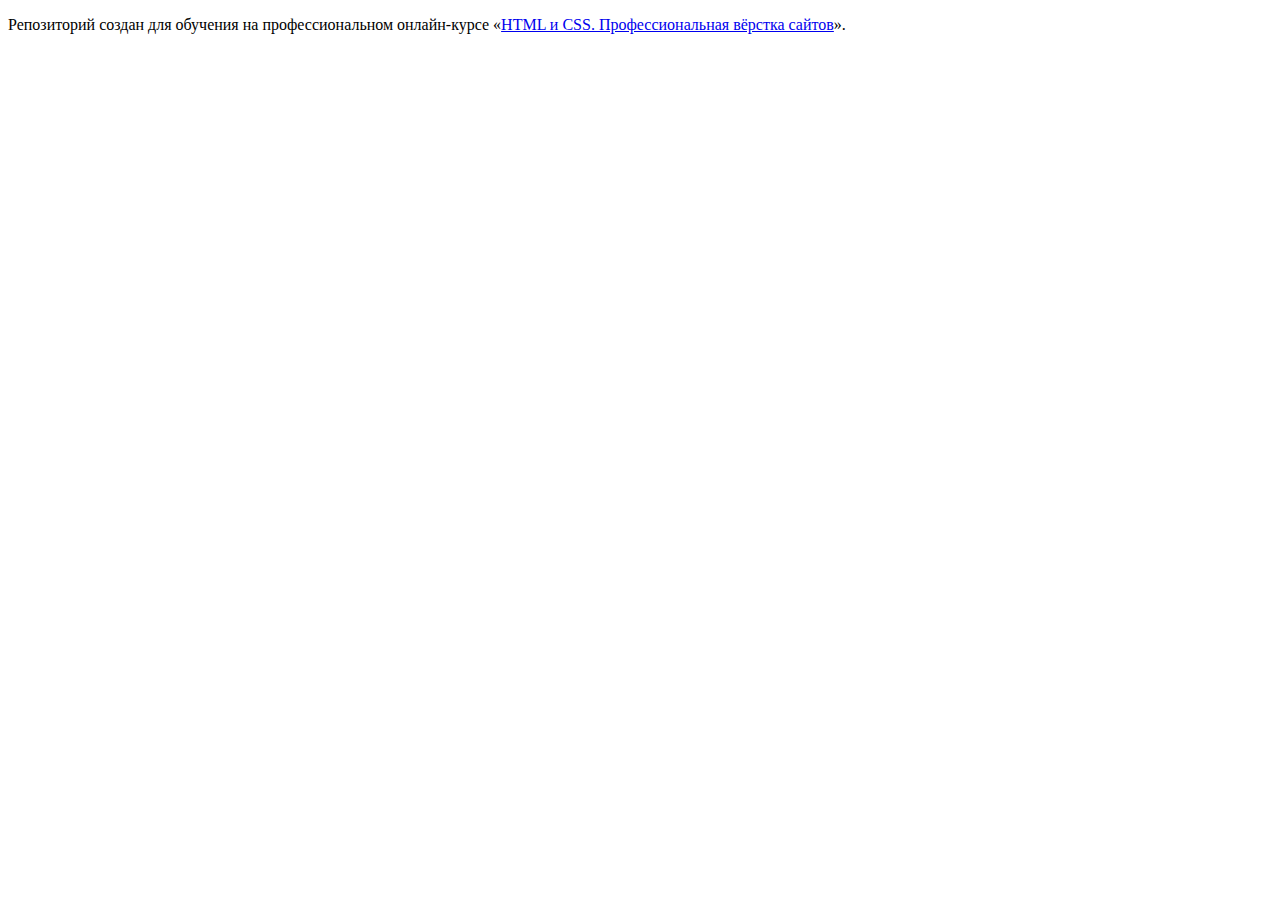
<file: index.html>
<!DOCTYPE html>
<html lang="ru">
  <head>
    <meta charset="utf-8">
    <title>HTML Academy: Седона</title>
  </head>
  <body>

    <p>Репозиторий создан для обучения на профессиональном онлайн‑курсе «<a href="https://htmlacademy.ru/intensive/htmlcss">HTML и CSS. Профессиональная вёрстка сайтов</a>».</p>

  </body>
</html>
</file>
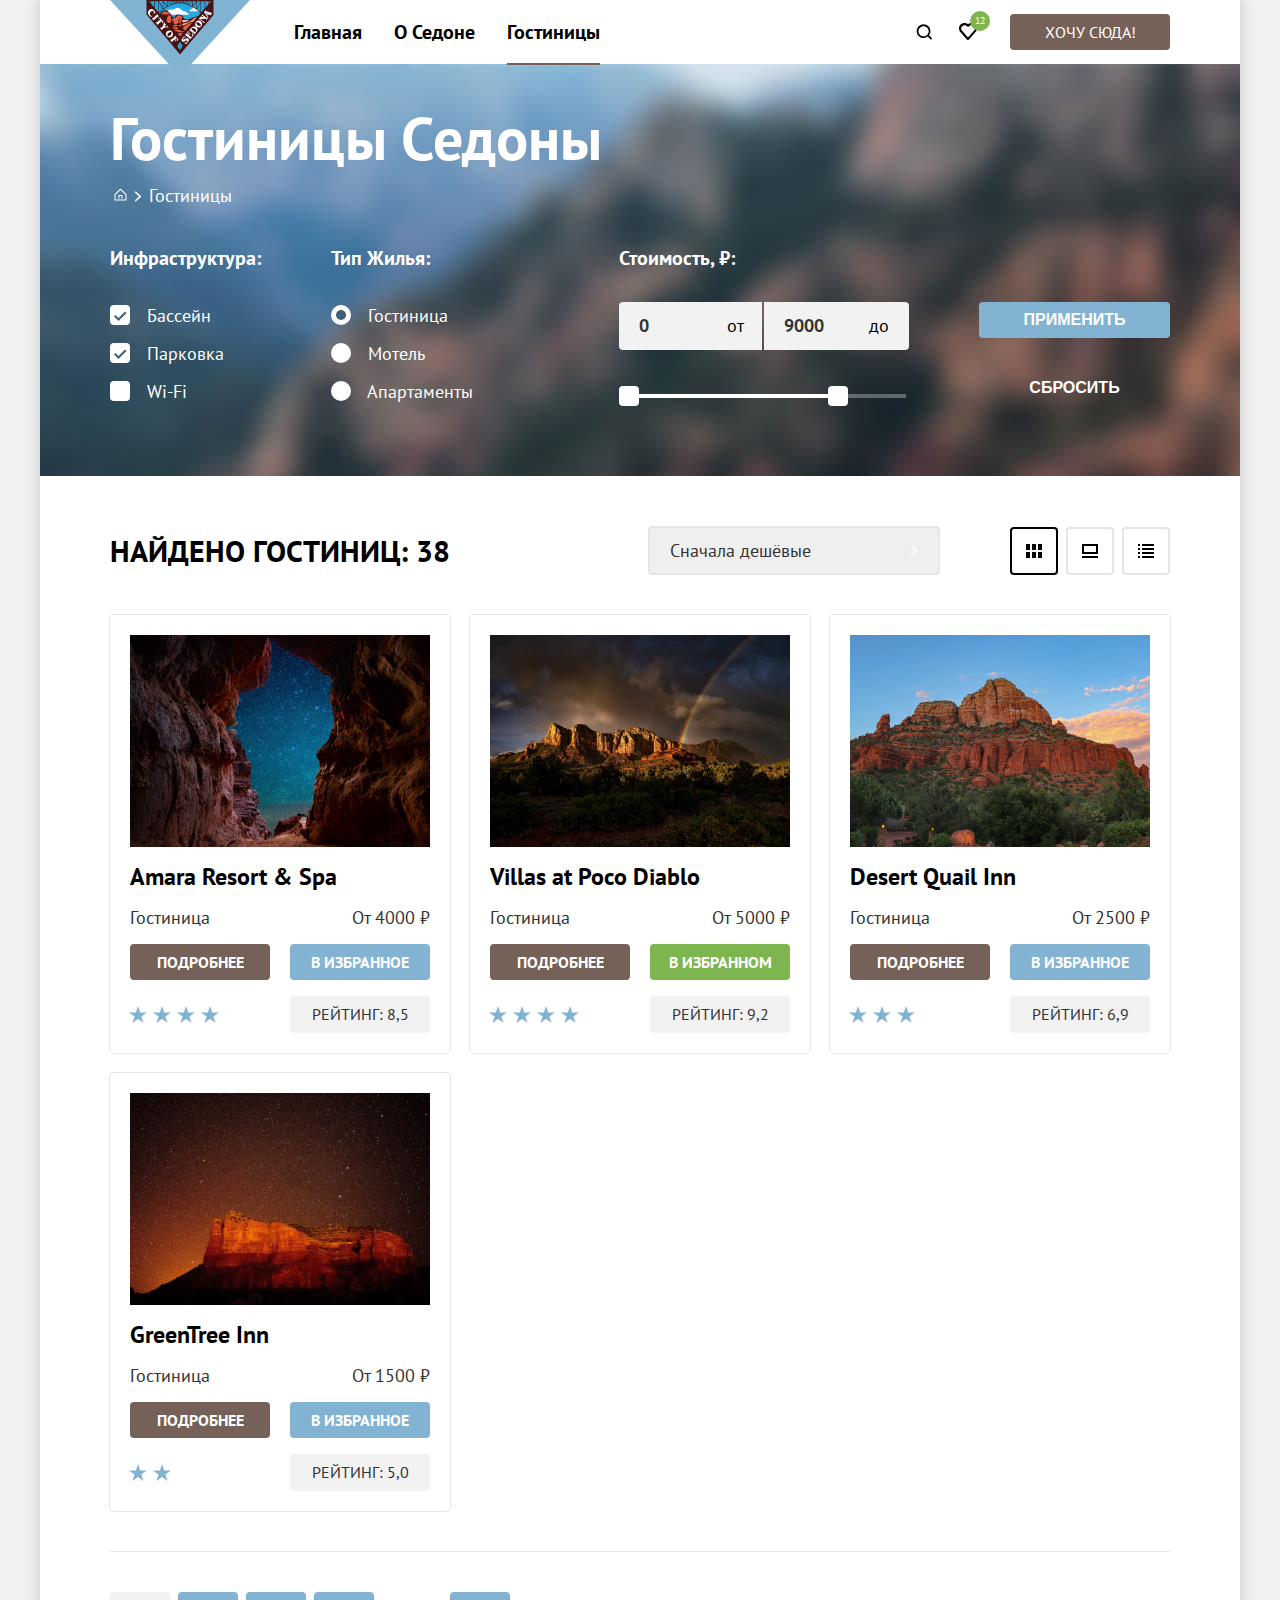
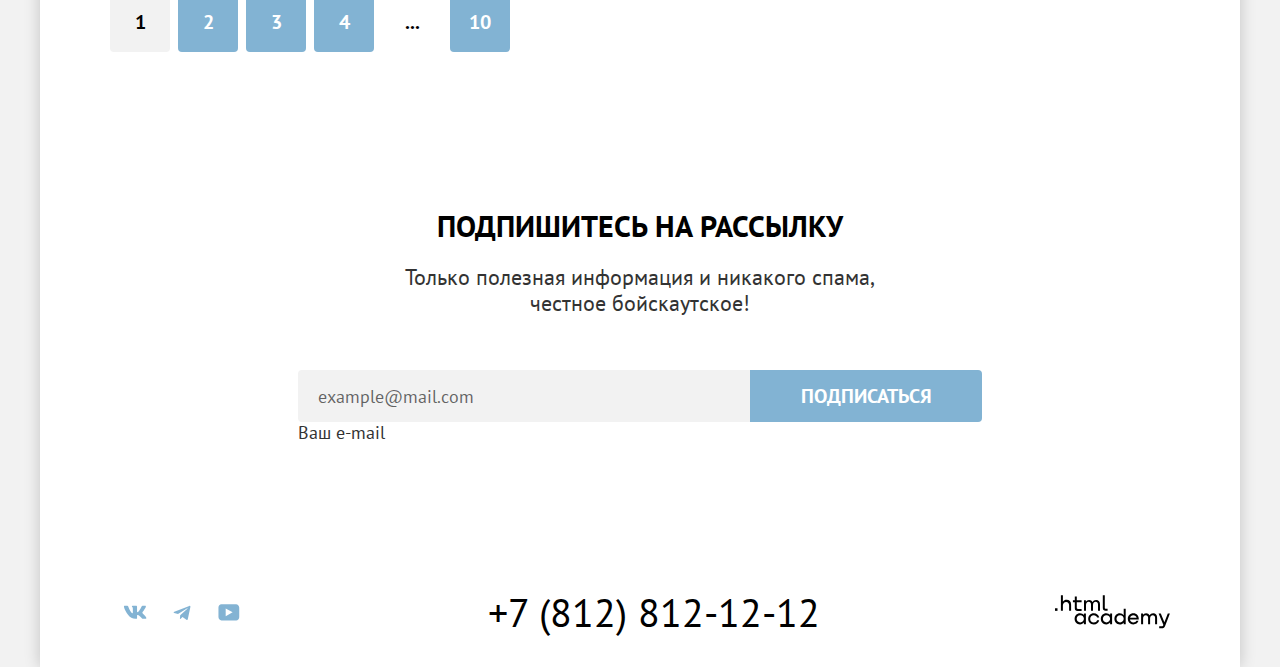
<file: catalog.html>
<!DOCTYPE html>
<html lang="ru">
<head>
    <meta charset="UTF-8">
    <meta name="viewport" content="width=device-width, initial-scale=1.0">
    <title>Catalog HTML</title>
    <link rel="stylesheet" href="styles/styles.css" />
    <link rel="icon" href="images/favicons/favicon.png" type="image/x-icon" />
</head>
<body>
  <div class="container">

    <header class="page-header">
      <nav class="navigation">
        <a class="main-logo" aria-current="page" href="index.html">
          <img class="main-logo-image" src="images/logo/logo.svg" width="140" height="70" alt="Логотип сайта" />
        </a>
        <ul class="navigation-list">
          <li class="navigation-item">
            <a class="navigation-link" href="index.html" aria-current="page">Главная</a>
          </li>
          <li class="navigation-item">
            <a class="navigation-link" href="#">О Седоне</a>
          </li>
          <li class="navigation-item">
            <a class="navigation-link navigation-link-current" href="catalog.html">Гостиницы</a>
          </li>
        </ul>
        <ul class="navigation-user">
          <li class="navigation-user-item">
            <a class="navigation-user-link search-icon" href="#"><span class="visually-hidden">Поиск</span></a>
          </li>
          <li class="navigation-user-item">
            <a class="navigation-user-link heart-icon" href="#">
              <span class="visually-hidden">Элементы добавленные в избранное</span>
              <span class="likes-number">12</span>
            </a>
          </li>
          <li class="navigation-user-item">
            <a class="navigation-button" href="#">Хочу сюда!</a>
          </li>
        </ul>
      </nav>
    </header>

    <main class="page">
      <div class="filter">
        <h1 class="page-title">Гостиницы Седоны</h1>
        <ul class="breadcrumbs-list">
          <li class="breadcrumbs-item">
            <a class="breadcrumbs-link-icon" href="index.html"><span class="visually-hidden">На главную</span></a>
          </li>
          <li class="breadcrumbs-item">
            <a class="breadcrumbs-link" href="catalog.html" aria-current="page">Гостиницы</a>
          </li>
        </ul>
        <form class="filter-form" action="https://echo.htmlacademy.ru/" method="get">
          <fieldset class="filter-form-group">
            <legend class="filter-form-title">Инфраструктура:</legend>
            <ul class="filter-form-list">
              <li class="filter-form-item">
                <label class="filter-form-label" for="pool">
                  <input class="filter-form-control" type="checkbox" id="pool" name="pool" value="pool" checked />
                  <span>Бассейн</span>
                </label>
              </li>
              <li class="filter-form-item">
                <label class="filter-form-label" for="lot">
                  <input class="filter-form-control" type="checkbox" id="lot" name="lot" value="lot" checked />
                  <span>Парковка</span>
                </label>
              </li>
              <li class="filter-form-item">
                <label class="filter-form-label" for="w-f">
                  <input class="filter-form-control" type="checkbox" id="w-f" name="wi-fi" value="wi-fi" />
                  <span>Wi-Fi</span>
                </label>
              </li>
            </ul>
          </fieldset>
          <fieldset class="filter-form-group">
            <legend class="filter-form-title">Тип Жилья:</legend>
            <ul class="filter-form-list">
              <li class="filter-form-item">
                <label class="filter-form-label" for="inn">
                  <input class="filter-form-control-housing" type="radio" id="inn" name="accommodation" value="inn" checked />
                  <span>Гостиница</span>
                </label>
              </li>
              <li class="filter-form-item">
                <label class="filter-form-label" for="motel">
                  <input class="filter-form-control-housing" type="radio" id="motel" name="accommodation" value="motel" />
                  <span>Мотель</span>
                </label>
              </li>
              <li class="filter-form-item">
                <label class="filter-form-label" for="apartment">
                  <input class="filter-form-control-housing" type="radio" id="apartment" name="accommodation" value="apartment" />
                  <span>Апартаменты</span>
                </label>
              </li>
            </ul>
          </fieldset>
          <fieldset class="filter-form-group filter-form-group-cost">
            <legend class="filter-form-title">Стоимость, ₽:</legend>
            <div class="filter-form-group-price">
              <label class="filter-start-end-price" for="min-price">От</label>
              <input class="filter-price-control" type="number" id="min-price" value="0" max="9000" placeholder="0" min="0">
              <label class="filter-start-end-price" for="max-price">До</label>
              <input class="filter-price-control filter-price-control-right" type="number" id="max-price" value="9000" max="9000" placeholder="9000" min="0">
            </div>
            <div class="range">
              <div class="range-scale">
                <button type="button" class="range-toggle min-price"><span class="visually-hidden">Задать минимальную цену</span></button>
                <button type="button" class="range-toggle max-price"><span class="visually-hidden">Задать максимальную цену</span></button>
              </div>
            </div>
          </fieldset>
          <div class="form-button-wrapper">
            <button class="form-button" type="submit">Применить</button>
            <button class="form-button form-button-reset" type="reset">Сбросить</button>
          </div>
        </form>
      </div>

      <section class="catalog">
        <h2 class="catalog-title">Найдено гостиниц: <span>38</span></h2>
        <select class="select-control" id="inn-select" aria-label="сортировка">
          <option value="popular">Сначала популярные</option>
          <option value="cheap" selected>Сначала дешёвые</option>
          <option value="expensive">Сначала дорогие</option>
        </select>
        <div class="catalog-viewer">
          <a class="catalog-view catalog-view-plates catalog-view-active" href="#"><span class="visually-hidden">Плитками</span></a>
          <a class="catalog-view catalog-view-single" href="#"><span class="visually-hidden">По одной</span></a>
          <a class="catalog-view catalog-view-list" href="#"><span class="visually-hidden">Списком</span></a>
        </div>
        <ul class="catalog-list">
          <li class="catalog-item">
            <a class="catalog-card-picture" href="#" tabindex="-1">
              <img class="catalog-card-image" src="images/catalog/hotel-1.jpg" width="300" height="212" alt="Вид из пещеры" />
            </a>
            <a class="catalog-card-caption" href="#"><h3 class="catalog-card-title">Amara Resort &amp Spa</h3></a>
            <p class="catalog-card-price">Гостиница</p>
            <p class="catalog-card-price">От 4000 ₽</p>
            <a class="button more-button" href="#">Подробнее</a>
            <button class="button favorite-button" type="button">В избранное</button>
            <p class="stars four-stars"><span class="visually-hidden">Отель четыре звезды</span></p>
            <span class="rating">Рейтинг: 8,5</span>
          </li>
          <li class="catalog-item">
            <a class="catalog-card-picture" href="#" tabindex="-1">
              <img class="catalog-card-image" src="images/catalog/hotel-2.jpg" width="300" height="212" alt="Радуга в горах" />
            </a>
            <a class="catalog-card-caption" href="#"><h3 class="catalog-card-title">Villas at Poco Diablo</h3></a>
            <p class="catalog-card-price">Гостиница</p>
            <p class="catalog-card-price">От 5000 ₽</p>
            <a class="button more-button" href="#">Подробнее</a>
            <button class="button favorite-button-added" type="button">В избранном</button>
            <p class="stars four-stars"><span class="visually-hidden">Отель четыре звезды</span></p>
            <span class="rating">Рейтинг: 9,2</span>
          </li>
          <li class="catalog-item">
            <a class="catalog-card-picture" href="#" tabindex="-1">
              <img class="catalog-card-image" src="images/catalog/hotel-3.jpg" width="300" height="212" alt="Горы Аризоны" />
            </a>
            <a class="catalog-card-caption" href="#"><h3 class="catalog-card-title">Desert Quail Inn</h3></a>
            <p class="catalog-card-price">Гостиница</p>
            <p class="catalog-card-price">От 2500 ₽</p>
            <a class="button more-button" href="#">Подробнее</a>
            <button class="button favorite-button" type="button">В избранное</button>
            <p class="stars three-stars"><span class="visually-hidden">Отель три звезды</span></p>
            <span class="rating">Рейтинг: 6,9</span>
          </li>
          <li class="catalog-item">
            <a class="catalog-card-picture" href="#" tabindex="-1">
              <img class="catalog-card-image" src="images/catalog/hotel-4.jpg" width="300" height="212" alt="Звездное небо в горах" />
            </a>
            <a class="catalog-card-caption" href="#"><h3 class="catalog-card-title">GreenTree Inn</h3></a>
            <p class="catalog-card-price">Гостиница</p>
            <p class="catalog-card-price">От 1500 ₽</p>
            <a class="button more-button" href="#">Подробнее</a>
            <button class="button favorite-button" type="button">В избранное</button>
            <p class="stars two-stars"><span class="visually-hidden">Отель две звезды</span></p>
            <span class="rating">Рейтинг: 5,0</span>
          </li>
        </ul>
        <ul class="pagination-list">
          <li class="pagination-item">
            <a class="pagination-link pagination-current pagination-disabled" href="#" aria-current="page">1</a>
          </li>
          <li class="pagination-item">
            <a class="pagination-link" href="#">2</a>
          </li>
          <li class="pagination-item">
            <a class="pagination-link" href="#">3</a>
          </li>
          <li class="pagination-item">
            <a class="pagination-link" href="#">4</a>
          </li>
          <li class="pagination-item">
            <span class="pagination-link pagination-dot">...</span>
          </li>
          <li class="pagination-item">
            <a class="pagination-link" href="#">10</a>
          </li>
        </ul>
      </section>

      <section class="subscription-catalog">
        <h2 class="subscription-title subscription-title-catalog">Подпишитесь на рассылку</h2>
        <p class="subscription-caption subscription-caption-catalog">Только полезная информация и&nbsp;никакого спама, честное бойскаутское!</p>
        <form class="subscription-form" action="https://echo.htmlacademy.ru/" method="post">
          <label class="subscription-form-name" for="email">Ваш e-mail</label>
          <input class="subscription-email subscription-email-catalog" type="email" id="email" name="user-email" autocomplete="on" placeholder="example@mail.com" required />
          <button class="subscription-button" type="submit">Подписаться</button>
        </form>
      </section>
    </main>

    <footer class="page-footer">
      <ul class="social-list">
        <li class="social-item">
          <a class="social-link vk-link" href="https://vk.com/htmlacademy" target="_blank"><span class="visually-hidden">ВКонтакте</span></a>
        </li>
        <li class="social-item">
          <a class="social-link telegram-link" href="https://htmlacademy.t.me/" target="_blank"><span class="visually-hidden">Телеграм</span></a>
        </li>
        <li class="social-item">
          <a class="social-link youtube-link" href="https://www.youtube.com/@HTMLAcademyTV" target="_blank"><span class="visually-hidden">Ютуб</span></a>
        </li>
      </ul>
      <address class="contacts">
        <a class="contacts-phone" href="tel:+78128121212">+7 (812) 812-12-12</a>
      </address>
      <a class="developer-logo" href="https://htmlacademy.ru/" target="_blank">
        <svg class="developer-logo-svg" aria-hidden="true" focusable="false" width="115" height="34" viewBox="0 0 115 34" xmlns="http://www.w3.org/2000/svg">
          <path d="M0 13.2564V15.8564H2.5V13.2564H0Z"/>
          <path d="M11.6 4.85645C10 4.85645 8.8 5.55645 8 6.55645H7.9V0.356445H5.9V15.8564H7.9V10.5564C7.9 8.45645 9.2 6.95645 11.2 6.95645C13 6.95645 14.1 8.35645 14.1 10.1564V15.8564H16.1V9.75644C16.2 6.75644 14.3 4.85645 11.6 4.85645Z"/>
          <path d="M26.6 5.15645H21.8V1.45645H19.8V5.25645H17.9V7.25645H19.8V13.2564C19.8 14.9564 20.8 15.9564 22.5 15.9564H26.6V13.9564H22.9C22.2 13.9564 21.8 13.5564 21.8 12.8564V7.15645H26.6V5.15645Z"/>
          <path d="M41.1 4.95645C39.5 4.95645 38.2 5.75644 37.6 7.05645H37.5C36.9 5.85645 35.7 4.95645 34.1 4.95645C32.7 4.95645 31.6 5.75645 31 6.75645H30.9V5.15645H29V15.7564H31V10.3564C31 8.35645 32 6.85645 33.6 6.85645C35.1 6.85645 36 7.85645 36 9.45645V15.7564H38V10.1564C38 7.75645 39.4 6.85645 40.6 6.85645C42.1 6.85645 43 7.85645 43 9.45645V15.7564H45V9.25644C45.1 6.75644 43.6 4.95645 41.1 4.95645Z"/>
          <path d="M47.8 13.0564C47.8 14.7564 48.8 15.7564 50.6 15.7564H52.6V13.7564H50.9C50.2 13.7564 49.8 13.3564 49.8 12.6564V0.356445H47.8V13.0564Z"/>
          <path d="M28.9 20.0564C28 18.9564 26.7 18.2564 25 18.2564C21.9 18.2564 19.6 20.5564 19.6 23.8564C19.6 27.1564 21.9 29.4564 25 29.4564C26.8 29.4564 28 28.6564 28.8 27.5564H28.9V29.1564H30.9V18.5564H28.9V20.0564ZM25.3 27.4564C23.1 27.4564 21.7 25.8564 21.7 23.8564C21.7 21.8564 23.1 20.2564 25.3 20.2564C27.5 20.2564 28.9 21.8564 28.9 23.8564C28.9 25.7564 27.5 27.4564 25.3 27.4564Z"/>
          <path d="M44.2 22.3564C43.7 19.9564 41.6 18.2564 38.8 18.2564C35.4 18.2564 33.2 20.7564 33.2 23.8564C33.2 26.9564 35.4 29.4564 38.8 29.4564C41.6 29.4564 43.7 27.6564 44.2 25.2564H42.1C41.7 26.5564 40.4 27.5564 38.8 27.5564C36.6 27.5564 35.2 25.9564 35.2 23.9564C35.2 21.9564 36.6 20.3564 38.8 20.3564C40.4 20.3564 41.6 21.3564 42.1 22.5564H44.2V22.3564Z"/>
          <path d="M55.1 20.0564C54.2 18.9564 52.9 18.2564 51.2 18.2564C48.1 18.2564 45.8 20.5564 45.8 23.8564C45.8 27.1564 48.1 29.4564 51.2 29.4564C53 29.4564 54.2 28.6564 55 27.5564H55.1V29.1564H57.1V18.5564H55.1V20.0564ZM51.5 27.4564C49.3 27.4564 47.9 25.8564 47.9 23.8564C47.9 21.8564 49.3 20.2564 51.5 20.2564C53.7 20.2564 55.1 21.8564 55.1 23.8564C55.1 25.7564 53.6 27.4564 51.5 27.4564Z"/>
          <path d="M68.7 20.1564C67.8 19.0564 66.5 18.2564 64.8 18.2564C61.7 18.2564 59.4 20.5564 59.4 23.8564C59.4 27.1564 61.6 29.4564 64.8 29.4564C66.5 29.4564 67.8 28.6564 68.6 27.6564H68.7V29.1564H70.7V13.7564H68.7V20.1564ZM65.1 27.4564C62.9 27.4564 61.5 25.8564 61.5 23.8564C61.5 21.8564 62.9 20.2564 65.1 20.2564C67.3 20.2564 68.7 21.8564 68.7 23.8564C68.6 25.8564 67.2 27.4564 65.1 27.4564Z"/>
          <path d="M78.3 18.2564C75 18.2564 72.8 20.7564 72.8 23.8564C72.8 26.8564 74.9 29.4564 78.3 29.4564C80.8 29.4564 82.8 28.1564 83.5 25.8564H81.4C80.9 26.8564 79.8 27.4564 78.4 27.4564C76.5 27.4564 75.1 26.1564 75 24.5564H83.8C84 20.9564 81.8 18.2564 78.3 18.2564ZM78.3 20.1564C80 20.1564 81.3 21.1564 81.6 22.7564H75.1C75.4 21.2564 76.6 20.1564 78.3 20.1564Z"/>
          <path d="M98.2 18.2564C96.6 18.2564 95.3 19.0564 94.6 20.2564H94.5C93.9 19.0564 92.7 18.2564 91.1 18.2564C89.7 18.2564 88.6 18.9564 88 20.0564V18.5564H86.1V29.1564H88.1V23.7564C88.1 21.7564 89.1 20.3564 90.7 20.2564C92.2 20.2564 93.1 21.2564 93.1 22.8564V29.1564H95.1V23.5564C95.1 21.1564 96.5 20.2564 97.7 20.2564C99.2 20.2564 100.1 21.2564 100.1 22.8564V29.1564H102.1V22.6564C102.2 20.0564 100.7 18.2564 98.2 18.2564Z"/>
          <path d="M109.4 27.3564L105.8 18.4564H103.6L108.4 30.0564C108.1 30.9564 107.7 31.2564 106.7 31.2564H104.2V33.2564H106.7C108.5 33.2564 109.5 32.4564 110.2 30.6564L114.9 18.4564H112.8L109.4 27.3564Z"/>
        </svg>
        <span class="visually-hidden">HTML Академия</span>
      </a>
    </footer>
  </div>

</body>
</html>
</file>
<file: styles/styles.css>
@font-face {
  font-family: "PT Sans";
  font-style: normal;
  font-weight: 400;
  src: url("../fonts/ptsans-400.woff2") format("woff2");
  font-display: swap;
}

@font-face {
  font-family: "PT Sans";
  font-style: normal;
  font-weight: 700;
  src: url("../fonts/ptsans-700.woff2") format("woff2");
  font-display: swap;
}

body {
  font-family: "PT Sans", sans-serif;
  font-style: normal;
  font-weight: 400;
  font-size: 18px;
  line-height: 21px;
  color: #333333;
  background-color: #F2F2F2;
  margin: 0;
}

.container {
  display: flex;
  flex-direction: column;
  min-height: 100vh;
  background-color: #ffffff;
  width: 1200px;
  margin: auto;
  box-shadow: 0 0 15px 0 rgba(0, 0, 0, 0.2);
}

.page {
  flex-grow: 1;
}

.page-header {
  padding: 0 70px;
}

.navigation {
  display: flex;
  justify-content: start;
}

.main-logo {
  margin-right: 44px;
  position: relative;

  &:hover,
  &:focus {
    opacity: 0.6;
  }

  &:active {
    opacity: 0.3;
  }
}

.main-logo-image {
  margin-bottom: -10px;
}

.navigation-link {
  position: relative;
  font-weight: 700;
  font-size: 20px;
  line-height: 24px;
  text-transform: capitalize;
  color: #000000;
  text-decoration: none;
  padding: 18px 0;

  &:hover,
  &:focus {
    opacity: 0.6;
  }

  &:active {
    opacity: 0.3;
  }
}


.navigation-list {
  display: flex;
  align-items: center;
  flex-wrap: wrap;
  gap: 32px;
  max-width: 510px;
  padding: 20px 0;
  margin: 0;
}

.navigation-item {
  list-style-type: none;
}

.navigation-user {
  display: flex;
  align-items: center;
  flex-wrap: wrap;
  max-width: 366px;
  margin: 0;
  margin-left: auto;
  padding: 0;
}

.navigation-user-item {
  list-style-type: none;
}

.navigation-user-item:last-child {
  margin-left: 20px;
}

.navigation-link-current::after{
    content: "";
    position: absolute;
    border-bottom: 2px solid #756257;
    display: block;
    width: 100%;
    cursor: auto;
    margin-top: 19px;
}

.filter-start-end-price {
  font-size: 18px;
  line-height: 24px;
  color: #000000;
  text-transform: lowercase;
}

.filter-start-end-price:first-child {
  grid-area: 1 / 1 / 2 / 2;
  z-index: 1;
  justify-self: end;
  align-self: center;
  margin-right: 20px;
}

.filter-start-end-price:nth-child(3) {
  grid-area: 1 / 2 / 2 / 3;
  z-index: 1;
  justify-self: end;
  align-self: center;
  margin-right: 20px;
}

.filter-price-control::-webkit-outer-spin-button,
.filter-price-control::-webkit-inner-spin-button,
.form-item-number::-webkit-inner-spin-button {
  -webkit-appearance: none;
  margin: 0;
}

.filter-price-control {
  -moz-appearance: textfield;
  appearance: textfield;
}

.range-scale {
  display: flex;
  justify-content: space-between;
  position: relative;
}

.range-toggle {
  width: 20px;
  height: 20px;
  border: none;
  border-radius: 20%;
  background-color: var(--background-default);
  padding: 0;
  cursor: pointer;
  vertical-align: top;

  &:hover,
  &:focus {
    box-shadow: 0 4px 10px 0 rgba(0, 0, 0, 0.25);
  }

  &:active {
    outline: 2px solid var(--background-second);
    box-shadow: 0 7px 15px 0 rgba(0, 0, 0, 0.4);
  }
}

.min-price::before {
  content: "";
  position: absolute;
  transform: translateY(-50%);
  width: 287px;
  height: 4px;
  background-color: #fff;
  opacity: 0.3;
  display: block;
}

.max-price {
  position: relative;
  margin-right: 61px;

  &::after {
    content: "";
    width: 207px;
    height: 4px;
    background-color: var(--background-default);
    display: block;
    left: -189px;
    position: absolute;
    transform: translateY(-50%);
  }
}


.navigation-user-link {
  display: grid;
  background-size: 18px 18px;
  width: 44px;
  height: 62px;
  background-position: center;
  background-repeat: no-repeat;
  text-decoration: none;

  &:hover,
  &:focus {
    opacity: 0.6;
  }

  &:active {
    opacity: 0.3;
  }
}

.likes-number {
  justify-self: end;
  margin-top: 10px;
  background-color: #7DB54F;
  width: 20px;
  height: 20px;
  border-radius: 50%;
  color: #ffffff;
  font-size: 10px;
  line-height: 200%;
  text-align: center;
}

.search-icon {
  background-image: url("../images/icons/search.svg");
}

.heart-icon {
  background-image: url("../images/icons/heart.svg");
}

.navigation-link-favorite::after {
  content: "12";
  background-color: #7DB54F;
  width: 20px;
  height: 20px;
  border-radius: 10px;
  color: #ffffff;
  font-size: 10px;
  line-height: 100%;
  display: flex;
  justify-content: center;
  align-items: center;
  position: relative;
  bottom: 10px;
  left: 10px;
}

.navigation-button {
  background-color: #756157;
  width: 160px;
  border-radius: 4px;
  text-decoration: none;
  font-size: 16px;
  padding: 8px 30px;
  display: block;
  box-sizing: border-box;
  line-height: 20px;
  text-transform: uppercase;
  text-align: center;
  color: #ffffff;

  &:hover {
    background-color: var(--buttons-brown-hover);
  }

  &:focus {
    background-color: var(--buttons-brown-hover);
  }

  &:active {
    background-color: #756157;
    color: var(--text-background-small);
  }

  &:disabled {
    background-color: #E5E5E5;
  }
}

.hero {
  background-color: #b8d6e8;
  background-image: url("../images/index/divider.svg"), url("../images/index/index-background.jpg");
  background-size: 100% auto, cover;
  background-repeat: no-repeat;
  background-position: left bottom, left top;
  text-align: center;
  margin-bottom: 69px;

}

.hero-caption {
  margin-top: 51px;
  margin-bottom: 78px;
}

.advantages-title {
  font-weight: 700;
  font-size: 30px;
  line-height: 35px;
  text-align: center;
  text-transform: uppercase;
  color:#000000;
  margin: 0 auto 29px;
  max-width: 650px;
}

.advantages-caption {
  font-size: 22px;
  line-height: 26px;
  text-align: center;
  margin: 0 0 88px;
}

.advantages-subtitle.advantages-picture-subtitle::after {
  background-color:rgba(255, 255, 255, 0.3);
}

.advantages-description {
  margin: 0 auto;
  max-width: 230px;
}

.advantages-item {
  padding: 112px 85px;
  min-width: 400px;
  min-height: 385px;
  background-color: rgba(131, 179, 211, 12%);
  box-sizing: border-box;
  flex-grow: 1;
  text-align: center;
}

.advantages-picture-item:last-child img {
  order: -1;
}

.advantages-item:nth-child(odd) {
  background-color: #ffffff;
}

.advantages-subtitle {
  font-weight: 700;
  font-size: 24px;
  line-height: 28px;
  text-transform: uppercase;
  color: #000000;
  margin: 0 auto;
  text-align: center;
  max-width: 175px;
}

.advantages-picture-subtitle {
  color: #fff;
  width: 172px;
}

.advantages-subtitle::after {
  content: "";
  width: 60px;
  height: 2px;
  background-color:rgba(0, 0, 0, 0.3);
  margin: 30px auto;
  display: block;
}

.white-box {
  padding: 112px 85px;
  width: 400px;
  height: 385px;
  box-sizing: border-box;
}

.service {
  text-align: center;
}

.service-caption {
  font-weight: 700;
  font-size: 30px;
  line-height: 36px;
  text-transform: uppercase;
  color: #000000;
  margin: 0 auto 20px;
  max-width: 670px;
}

.service-description {
  font-size: 22px;
  line-height: 26px;
  margin: 0 auto 64px;
}

.service-item {
  flex-grow: 1;
  min-height: 385px;
  min-width: 400px;
  padding: 81px 80px;
  box-sizing: border-box;
  background-color: rgba(131, 179, 211, 12%);
}

.service-icon::before {
  content: "";
  background-size: contain;
  width: 75px;
  height: 72px;
  background-repeat: no-repeat;
  margin: 0 auto 30px;
  display: block;
}

.service-icon-house::before {
  background-image: url("../images/icons/house.svg");
}

.service-icon-food::before {
  background-image: url("../images/icons/food.svg");
}

.service-icon-gift::before {
  background-image: url("../images/icons/gift.svg");
  background-position: center;
}


.service-item:nth-child(even) {
  background: none;
}

.service-subtitle {
  font-weight: 700;
  font-size: 24px;
  line-height: 28px;
  text-transform: uppercase;
  margin: 0 0 30px;
  color: #000000;
}

.service-subtitle-description {
  margin: 0 auto;
  max-width: 240px;
  text-wrap-style: balance;
}

.search {
  display: flex;
  flex-direction: column;
  align-items: center;
  padding: 96px 304px;
}

.search-caption {
  font-weight: 700;
  font-size: 30px;
  line-height: 36px;
  text-transform: uppercase;
  color: #000000;
  margin: 0 auto 20px;
  text-align: center;
}

.search-description {
  font-size: 22px;
  line-height: 26px;
  text-align: center;
  margin: 0 auto 54px;
  text-wrap-style: balance;
}

.button-search {
  background-color: #756157;
  min-width: 376px;
  border-radius: 4px;
  padding: 8px 50px;
  font-weight: 700;
  font-size: 20px;
  line-height: 36px;
  text-transform: uppercase;
  text-decoration: none;
  text-align: center;
  color: #ffffff;
  box-sizing: border-box;
  margin: 0;

  &:hover,
  &:focus {
    background-color: #615048;
  }

  &:active {
    background-color: #756157;
    color: var(--text-background-small);
  }

  &:disabled {
    background-color: #E5E5E5;
  }
}

.subscription {
  background-color: #82bddf;
  background-image: url("../images/subscribe-background.jpg");
  background-size: cover;
  padding: 96px 200px 104px;
}

.subscription-title {
  font-size: 30px;
  line-height: 36px;
  text-transform: uppercase;
  color: #ffffff;
  text-align: center;
  margin: 0 auto 20px;
}

.subscription-caption {
  font-size: 22px;
  line-height: 26px;
  text-align: center;
  color: #ffffff;
  margin: 0 auto 54px;
  max-width: 545px;
}

.subscription-form {
  display: grid;
  grid-template-columns: 452px auto;
  justify-content: center;
}

.subscription-email {
  grid-area: 1 / 1 / 2 / 2;
  background-color: var(--forms-elements-2);
  border: none;
  border-radius: 4px 0 0 4px;
  padding: 12px 20px;
  width: 452px;
  box-sizing: border-box;
  font-family: inherit;
  font-size: 18px;

  &::-webkit-input-placeholder {
    color: var(--texts-basic-6);
  }

  &:hover,
  &:focus {
    background-color: var(--forms-element-3);
  }

  &:focus {
    z-index: 1;
  }

  &:disabled {
    background-color: var(--form-disabled);
  }
}

.subscription-button {
  grid-area: 1 / 2 / 2 / 2;
  border-radius: 0 4px 4px 0;
  border: none;
  padding: 13px 10px;
  width: 232px;
  background-color: #82B3D3;
  font-weight: 700;
  font-size: 20px;
  line-height: 26px;
  text-transform: uppercase;
  text-align: center;
  color: #ffffff;
  font-family: inherit;
  cursor: pointer;

  &:hover,
  &:focus {
    background-color: #68A2CA;
  }

  &:active {
    background-color: #82B3D3;
    color: var(--text-background-small);
  }

  &:disabled {
    background-color: #E5E5E5;
  }
}

.advantages-list {
  list-style-type: none;
  display: flex;
  flex-wrap: wrap;
  padding-left: 0;
  margin: 0 0 64px;
}

.advantages-picture-item {
  display: flex;
  background-color: #82B3D3;
  box-sizing: border-box;
  text-align: center;
  margin: 0;
  color: #fff;
}

.advantages-picture-container {
  padding: 102px 80px;
  min-width: 400px;
  box-sizing: border-box;
}

.service-list {
  display: flex;
  flex-wrap: wrap;
  list-style-type: none;
  padding: 0;
  margin: 0;
}

.social-list {
  display: flex;
  flex-wrap: wrap;
  margin: 0;
  padding: 0;
  max-width: 142px;
  margin-left: -10px
}

.social-item {
  list-style-type: none;
}

.page-footer {
  display: flex;
  justify-content: space-between;
  align-items: center;
  min-height: 120px;
  margin: 0;
  padding: 45px 70px 35px 81px;
  box-sizing: border-box;
}

.social-link {
  &::before {
  content: " ";
  width: 47px;
  height: 40px;
  mask-repeat: no-repeat;
  mask-position: center;
  display: block;
  background-color: #83B3D3;
  }


  &:hover::before {
  background-color: #68A2CA;
  }

  &:focus::before {
  background-color: #68A2CA;
  }

  &:active::before {
  background-color: rgba(104, 162, 202, 0.3);
  }
}

.vk-link::before {
  mask-image: url("../images/logo/vk.svg");
  mask-size: 24px 14px;
}

.telegram-link::before {
  mask-image: url("../images/logo/telegram.svg");
  mask-size: 18px 15px;
}

.youtube-link::before {
  mask-image: url("../images/logo/youtube.svg");
  mask-size: 22px 17px;
}

.contacts {
  font-style: inherit;
}


.contacts-phone {
  font-size: 40px;
  line-height: 40px;
  text-transform: uppercase;
  text-align: center;
  color: #000000;
  text-decoration: none;
  display: block;

  &:hover {
    color: #756157;
  }

  &:focus {
    color: #756157;
  }

  &:active {
    color: rgba(117, 97, 87, 0.3);
  }
}

.developer-logo-svg {
  vertical-align: middle;
}

.developer-logo {
  fill: #000;

  &:hover {
    fill: #756157;
  }

  &:focus {
    fill: #756157;
  }

  &:active {
    fill: rgba(117, 97, 87, 0.3);
  }
}

.visually-hidden {
  position: absolute;
  width: 1px;
  height: 1px;
  margin: -1px;
  padding: 0;
  overflow: hidden;
  clip: rect(0, 0, 0, 0);
  border: 0;
  white-space: nowrap;
}

.navigation-item-catalog-page {
  position: relative;
}

.filter {
  background-color: #82B3D3;
  background-image: url("../images/filter-background.jpg");
  background-size: cover;
  background-repeat: no-repeat;
  padding: 35px 70px 67px;
  box-sizing: border-box;
}

.page-title {
  font-size: 60px;
  line-height: 1.3;
  color: #ffffff;
  margin: 0 0 8px;
}

.breadcrumbs-list {
  display: flex;
  flex-wrap: wrap;
  align-items: center;
  gap: 19px;
  padding: 0;
  margin: 0 0 40px;
}

.breadcrumbs-item {
  list-style-type: none;
  position: relative;
}

.breadcrumbs-item + .breadcrumbs-item::before {
  content: "";
  background-image: url("../images/icons/arrow-right.svg");
  background-size: contain;
  background-repeat: no-repeat;
  width: 8px;
  height: 15px;
  display: block;
  position: absolute;
  top: 6px;
  left: -15px;
}

.breadcrumbs-link {
  text-decoration: none;
  padding: 3px 0;
  color: var(--background-default);

  &:hover {
    color: var(--background-default-hover-6);
  }

  &:active {
    color: var(--text-background-small);
  }
}

.breadcrumbs-link-icon::before {
  content: "";
  mask-image: url("../images/icons/home.svg");
  mask-repeat: no-repeat;
  mask-position: center;
  width: 20px;
  height: 20px;
  display: block;
  background-color: var(--background-default);
}

.breadcrumbs-link-icon:hover::before {
  background-color: var(--background-default-hover-6);
}

.breadcrumbs-link-icon:active::before {
  background-color: var(--background-default-hover-3);
}

.filter-form {
  display: flex;
  gap: 70px;
}

.filter-form-control {
  position: relative;
  appearance: none;
  border-radius: 4px;
  width: 20px;
  height: 20px;
  margin: 0 12px 0 0;
  cursor: pointer;
  background-color: var(--background-default);
  transform: translateY(3px);


  &::before {
    content: "";
    position: absolute;
    background-color: var(--forms-input);
    top: 4px;
    left: 7px;
    transform: rotate(45deg);
    transform-origin: bottom;
  }

  &::after {
    content: "";
    position: absolute;
    background-color: var(--forms-input);
    top: 9px;
    left: 8px;
    transform: rotate(-45deg);
    transform-origin: bottom;
  }

  &:checked::before {
    height: 11px;
    width: 2px;
  }

  &:checked::after {
    height: 6px;
    width: 2px;
  }

  &:disabled {
    opacity: 0.2;
    cursor: default;
  }
}

.filter-form-control-housing {
  position: relative;
  appearance: none;
  height: 20px;
  width: 20px;
  border-radius: 50%;
  cursor: pointer;
  background-color: var(--background-default);
  margin: 0 12px 0 0;
  transform: translateY(3px);

  &::before {
    position: absolute;
    content: "";
    border-radius: 50%;
    background-color: var(--forms-input);
    top: 25%;
    left: 25%;
  }

  &:checked::before {
    width: 10px;
    height: 10px;
  }

  &:disabled {
    opacity: 0.2;
    cursor: default;
  }
}

.filter-form-group.filter-form-group-cost {
  margin-left: auto;
}

.filter-form-group-price {
  display: grid;
  grid-template-columns: repeat(2, 1fr);
  margin-bottom: 36px;
}

.filter-price-control {
  grid-area: 1 / 1 / 2 / 2;
  border-radius: 4px 0 0 4px;
  background-color: #f2f2f2;
  border: none;
  padding: 12px 40px 12px 20px;
  min-width: 143px;
  font-weight: 700;
  font-size: 18px;
  line-height: 24px;
  box-sizing: border-box;
  color: inherit;
  margin-right: 2px;
  font-family: inherit;

  &:not([disabled]):hover,
  &:not([disabled]):focus {
    background-color: #e6e6e6;
  }

  &:disabled {
    opacity: 0.2;
    z-index: 1;
  }
}

.filter-price-control-right {
  border-radius:  0 4px 4px 0;
  grid-area: 1 / 2 / 2 / 3;
  margin: 0;
}

.filter-form-title {
  font-weight: 700;
  font-size: 20px;
  line-height: 1.2;
  text-transform: capitalize;
  color: #ffffff;
  padding: 0;
  margin-bottom: 32px;
}

.filter-form-label {
  font-weight: 400;
  font-size: 18px;
  line-height: 23px;
  color: #ffffff;
  vertical-align: super;
  cursor: pointer;

  &:hover {
    opacity: 0.6;
  }

  &:active {
    opacity: 0.3;
  }

  &:has(.filter-form-control:disabled),
  &:has(.filter-form-control-housing:disabled) {
    opacity: 0.2;
    cursor: default;
  }
}

.filter-form-group {
  border: none;
  padding: 0;
  margin: 0;
}

.filter-form-item {
  list-style-type: none;
  &:not(:last-child) {
    margin-bottom: 7px;
  }
}



.filter-form-list {
  padding: 0;
  margin: 0;
}

.form-button {
display: block;
font-weight: 700;
font-size: 16px;
line-height: 1.25;
text-transform: uppercase;
text-align: center;
background-color: #82B3D3;
border: none;
color:#ffffff;
border-radius: 4px;
padding: 8px 40px;
min-width: 191px;
margin-bottom: 32px;
cursor: pointer;

 &:hover {
    background-color: #68A2CA;
  }

  &:focus {
    background-color: #68A2CA;
  }

  &:active {
    background-color: #82B3D3;
    color: var(--text-background-small);
  }

  &:disabled {
    background-color: #E5E5E5;
  }
}

.form-button-reset {
  background: none;
  box-shadow: none;
  margin: 0;

  &:hover {
    color: rgba(255, 255, 255, 0.6);
    background: none;
  }

  &:focus {
    color: #fff;
    background: none;
  }

  &:active {
    color: rgba(255, 255, 255, 0.3);
  }

  &:disabled {
    color: #fff;
    opacity: 0.1;
  }
}

.form-button-wrapper {
  margin-top: 56px;
}

.catalog-view {
border: 2px solid #E5E5E5;
border-radius: 4px;
padding: 14px 12px;
width: 48px;
height: 48px;
box-sizing: border-box;
display: block;
background-repeat: no-repeat;
background-position: center;

 &:hover {
  border-color: #000;
 }

 &:active {
  border-color: #000;
 }
}



.catalog-view-plates {
  background-image: url("../images/icons/plate.svg");

}

.catalog-view-single {
  background-image: url("../images/icons/alone.svg");

}

.catalog-view-list {
  background-image: url("../images/icons/list.svg");
}

.catalog-view-active {
  border-color: #000000;
}

.catalog-viewer {
  display: flex;
  gap: 8px;
  margin-left: 70px;
}

.catalog-item {
  display: grid;
  grid-template-columns: repeat(2, 1fr);
  grid-template-rows: 212px 1fr;
  gap: 16px 20px;
  list-style-type: none;
  box-shadow: 0 0 0 1px #e6e6e6;
  padding: 20px;
  border-radius: 4px;
}

.catalog-list {
  display: grid;
  grid-template-columns: repeat(3, 1fr);
  gap: 20px;
  padding: 40px 0;
  margin: 0 0 40px;
  border-bottom: 1px solid #e6e6e6;
  width: 1060px;
}

.catalog {
  display: flex;
  flex-wrap: wrap;
  justify-content: space-between;
  align-items: center;
  padding: 50px 70px 60px;
}

.catalog-title {
font-weight: 700;
font-size: 30px;
line-height: 120%;
text-transform: uppercase;
color: #000000;
margin: 0;
}

.select-control {
  border: 2px solid #e5e5e5;
  border-radius: 4px;
  padding: 12px 35px 12px 20px;
  width: 292px;
  height: 49px;
  font-family: inherit;
  font-weight: 400;
  font-size: 18px;
  line-height: 21px;
  color: #333333;
  appearance: none;
  background-image: url("../images/icons/arrow-down.svg");
  background-repeat: no-repeat;
  background-position-x: calc(100% - 20px);
  background-position-y: 50%;
  margin-left: auto;

  &:hover {
    border-color: var(--background-second-hover);
  }

  &:disabled {
    background-color: var(--background-basic-2);
    color: var(--background-basic-2);
  }
}

.catalog-card-picture {
  grid-column: 1 / -1;
  text-decoration: none;
}

.catalog-card-caption {
  grid-column: 1 / -1;
  max-width: 300px;
  text-decoration: none;
}



.catalog-card-price {
  text-align: justify;
  margin: 0;
}

.catalog-card-price:nth-child(4) {
  justify-self: end;
}

.catalog-card-image {
  display: block;
  margin: 0;
  width: 100%;
}

.catalog-card-title {
  font-weight: 700;
  font-size: 24px;
  line-height: 1.17;
  color: #000000;
  margin: 0;
}

.button {
  font-family: inherit;
  border-radius: 4px;
  width: 140px;
  font-weight: 700;
  font-size: 16px;
  line-height: 125%;
  text-transform: uppercase;
  text-align: center;
  color: #ffffff;
  display: inline-block;
  border: none;
  padding: 8px 18px;
  box-sizing: border-box;
  cursor: pointer;
}

.more-button {
  text-decoration: none;
  background-color: var(--texts-brown-basic);

  &:hover {
    background-color: var(--buttons-brown-hover);
  }

  &:focus {
    background-color: var(--texts-brown-basic) ;
  }

  &:active {
    background-color: var(--texts-brown-basic);
    color: var(--text-background-small);
  }

  &:disabled {
    background-color: var(--buttons-disabled);
  }
}

.favorite-button {
  background-color: var(--background-second);

  &:hover {
    background-color: var(--background-second-hover);
  }

  &:focus {
    background-color: var(--background-second-hover);
  }

  &:active {
    background-color: var(--background-second);
    color: var(--text-background-small);
  }

  &:disabled {
    background-color: var(--buttons-disabled);
  }
}

.favorite-button-added {
  background-color: var(--background-select);

  &:hover {
    background-color: var(--background-select-hover);
  }

  &:focus {
    background-color: var(--background-select-hover);
  }

  &:active {
    background-color: var(--background-select);
    color: var(--text-background-small);
  }

  &:disabled {
    background-color: var(--buttons-disabled);
  }
}

.rating {
  border-radius: 4px;
  width: 140px;
  font-size: 16px;
  line-height: 21px;
  text-align: center;
  background-color: #F2F2F2;
  border: none;
  padding: 8px 18px;
  box-sizing: border-box;
  text-transform: uppercase;
  display: block;
  top: -56px;
  left: 145px;
}

.stars {
  background-image: url("../images/icons/star1.svg");
  background-size: 24px 17px;
  background-repeat: repeat-x;
  background-position-y: center;
  margin: 0;
  margin-left: -4px;
}

.five-stars {
  width: 125px;
}

.four-stars {
  width: 100px;
}

.three-stars {
  width: 75px;
}

.two-stars {
  width: 50px;
}

.one-star {
  width: 25px;
}

.pagination-list {
  display: flex;
  gap: 8px;
  margin: 0 auto 0 0;
  padding: 0;
}

.pagination-item {
    list-style-type: none;
}

.pagination-link {
  background-color: var(--background-second);
  border-radius: 4px;
  border: none;
  min-width: 60px;
  min-height: 60px;
  text-decoration: none;
  display: flex;
  justify-content: center;
  align-items: center;
  font-weight: 700;
  font-size: 20px;
  line-height: 1.8;
  text-transform: uppercase;
  color: #ffffff;

   &:hover {
    background-color: var(--background-second-hover);
  }

  &:not(.pagination-current):focus {
    background-color: var(--background-second-hover);
  }

  &:active {
    background-color: var(--background-second);
    color: var(--text-background-small);
  }

  &:disabled {
    background-color: var(--buttons-disabled);
  }
}

.pagination-current {
  background-color: var(--forms-elements-2);
  color: #000000;
  cursor: default;
  pointer-events: none;
}

.pagination-dot {
  background-color: var(--background-default);
  color: #000000;

  &:hover, &:focus, &:active {
    background-color: var(--background-default);
    color: #000;
  }
}

.subscription-title-catalog {
  color: #000000;
}

.subscription-caption-catalog {
  color: inherit;
}

.subscription-catalog {
  padding: 96px 70px 104px;
}

.modal-container {
  position: fixed;
  display: flex;
  top: 0;
  left: 0;
  width: 100%;
  height: 100%;
  z-index: 1;
  background-color: rgba(242, 242, 242, 0.8);
}

.modal-search-window {
  margin: auto;
  box-shadow: 0 25px 50px 0 rgba(0, 0, 0, 0.15);
  background: var(--background-default);
  border-radius: 30px;
  padding: 64px 70px;
  min-width: 717px;
  box-sizing: border-box;
}

.modal-search-wrapper {
  display: flex;
  justify-content: space-between;
  margin-bottom: 48px;
}

.modal-search-title {
  font-weight: 700;
  font-size: 30px;
  line-height: 120%;
  text-transform: uppercase;
  margin: 0;
  color: var(--texts-basic);
}

.modal-close-button {
  margin-right: -18px;
  width: 52px;
  height: 52px;
  border: none;
  border-radius: 50%;
  background-color:var(--forms-elements-2);
  position: relative;
  cursor: pointer;

  &::before,
  &::after {
    content: "";
    position: absolute;
    width: 2px;
    height: 21px;
    background-color: var(--texts-basic);
    top: calc(50% - 10px);
    left: calc(50% - 1px);
  }

  &::before {
    transform: rotate(45deg);
  }

  &::after {
    transform: rotate(-45deg);
  }

  &:hover,
  &:focus,
  &:active {
    background-color: var(--forms-element-3);
  }

  &:active::before,
  &:active::after {
    background-color: var(--texts-active);
  }
}

.modal-form-list {
  display: grid;
  grid-template-columns: repeat(2, 1fr);
  padding: 0;
  margin: 0;
}

.modal-form-item {
  grid-column: 1 / -1;
  display: flex;
  align-items: center;
  list-style-type: none;
  margin: 0;
  padding: 0;
}

.modal-form-item:first-child,
.modal-form-item:nth-child(3) {
  margin-bottom: 4px;
}

.modal-form-item:nth-child(2),
.modal-form-item:nth-child(4) {
  margin-bottom: 23px;
  margin-left: 27%;
}

.modal-form-item:nth-child(5) {
  grid-area: 5 / 1 / 6 / 2;
}

.modal-form-item:nth-child(6) {
  grid-area: 5 / 2 / 6 / 3;
  margin-left: auto;
  position: relative;
}

.form-item-error {
  margin: 0;
  font-size: 16px;
  line-height: 1.3;
  color: var(--texts-error)
}

.form-item-warning {
  margin: 0;
  font-size: 16px;
  line-height: 1.3;
}

.form-item-label {
  font-weight: 700;
  font-size: 20px;
  line-height: 120%;
  text-transform: capitalize;
  color: var(--texts-basic);
}

.form-item-date {
  background-image: url("../images/icons/calendar-icon.svg");
  background-color: var(--forms-elements-2);
  background-repeat: no-repeat;
  background-position: center right 22px;
  border-radius: 4px;
  padding: 12px 40px 12px 20px;
  min-width: 440px;
  border: none;
  font-weight: 700;
  font-size: 18px;
  line-height: 133%;
  color: var(--texts-basic);
  box-sizing: border-box;
  margin-left: auto;
  font-family: inherit;

  &::-webkit-input-placeholder {
    color: var(--texts-basic-6);
  }

  &:hover,
  &:focus {
    background-color: var(--forms-element-3);
  }

  &:disabled {
    background-color: var(--buttons-disabled);
  }
}

.form-item-number {
  font-weight: 700;
  font-size: 18px;
  line-height: 1.1;
  text-align: center;
  border: none;
  padding: 14px 5px;
  background-color: var(--forms-elements-2);
  color: var(--texts-basic);
  width: 31px;
  box-sizing: border-box;
  appearance: textfield;
  font-family: inherit;

  &:focus {
    z-index: 3;
  }
}

@-moz-document url-prefix() {
  .form-item-number {
    padding: 13px 5px;
  }

  .select-control {
    background-color: inherit;
  }
}

.modal-form-tooltip-toggle {
  width: 26px;
  height: 26px;
  border-radius: 50%;
  display: inline-block;
  border: none;
  margin-left: 10px;
  background-color: var(--background-second);

  &::before {
    content: "i";
    text-transform: lowercase;
    font-size: 19px;
    color: var(--background-default);
  }
}

.button-minus {
  display: flex;
  align-items: center;
  justify-content: center;
  border-top-left-radius: 4px;
  border-bottom-left-radius: 4px;
  margin-left: 46px;


  &::before {
    content: "";
    width: 14px;
    height: 2px;
    display: block;
    background-color: var(--texts-active);
  }
}

.button-plus {
  display: grid;
  justify-items: center;
  align-items: center;
  grid-template-columns: 1fr;
  border-top-right-radius: 4px;
  border-bottom-right-radius: 4px;

  &::before {
    content: "";
    grid-area: 1 / 1 / -1 / -1;
    width: 14px;
    height: 2px;
    display: block;
    background-color: var(--texts-active);
  }

  &::after {
    content: "";
    grid-area: 1 / 1 / -1 / -1;
    width: 2px;
    height: 14px;
    display: block;
    background-color: var(--texts-active);
  }

  &:hover::after,
  &:focus::after {
    background-color: var(--texts-basic);
  }

  &:active::after {
    background-color: var(--texts-active);
  }
}

.form-item-button {
  padding: 14px 10px;
  width: 40px;
  height: 48px;
  background-color: var(--forms-elements-2);
  border: none;
  cursor: pointer;

  &:focus {
    z-index: 2;
  }

  &:hover::before,
  &:focus::before {
    background-color: var(--texts-basic);
  }

  &:active::before {
    background-color: var(--forms-elements-2);
  }

  &:disabled {
    background-color: var(--buttons-disabled);
  }
}

.modal-form-find-item {
  list-style-type: none;
  grid-column: 1 / -1;
  margin-top: 48px;
}

.modal-form-tooltip-text {
  position: absolute;
  top: 53px;
  right: 42px;
  box-shadow: 0 15px 30px 0 var(--background-basic-2);
  background: var(--texts-second);
  border-radius: 10px;
  width: 256px;
  padding: 21px;
  margin: 0;
  box-sizing: border-box;
  font-weight: 400;
  font-size: 16px;
  line-height: 125%;
  color: var(--background-default);
  transition: opacity .5s, visibility .5s;
  opacity: 0;
  visibility: hidden;

  &::before {
    content: "";
    position: absolute;
    top: -7px;
    right: calc(50% - 10px);
    transform: rotate(45deg);
    width: 20px;
    height: 20px;
    background-color: var(--texts-second);
    display: block;
    margin: 0 auto;
  }
}

.modal-form-tooltip-toggle:hover + .modal-form-tooltip-text,
.modal-form-tooltip-toggle:focus + .modal-form-tooltip-text {
  opacity: 1;
  visibility: visible;
}

.modal-form-find-button {
  border-radius: 10px;
  border: none;
  padding: 18px 77px;
  background-color: var(--background-second);
  font-family: inherit;
  font-weight: 700;
  font-size: 20px;
  line-height: 1.2;
  text-transform: uppercase;
  text-align: center;
  color: var(--background-default);
  text-decoration: none;
  display: block;
  width: 100%;
  cursor: pointer;

  &:hover,
  &:focus {
    background-color: var(--background-second-hover);
  }

  &:active {
    background-color: var(--background-second-hover);
    color: var(--background-default-hover-3);
  }
}

.modal-container-close {
  display: none;
}

.modal-slose-button-focus {
  position: absolute;
  width: 52px;
  height: 52px;
  background-color: var(--forms-elements-2);
  border-radius: 50%;
}

:root {
   --texts-brown-basic: #756157;
   --buttons-brown-hover: #615048;
   --buttons-disabled: #E5E5E5;
   --form-disabled: rgba(242, 242, 242, 0.2);
   --background-second: #82B3D3;
   --background-second-hover: #68A2CA;
   --text-background-small: rgba(255, 255, 255, 0.3);
   --background-default: #fff;
   --background-default-hover-3: rgba(255, 255, 255, 0.3);
   --background-default-hover-6: rgba(255, 255, 255, 0.6);
   --background-select: #7DB54F;
   --background-select-hover: #6C9E42;
   --forms-elements-2: #F2F2F2;
   --background-basic-2: rgba(0, 0, 0, 0.3);
   --forms-input: #3F5E72;
   --texts-basic: #000;
   --texts-basic-6: rgba(0, 0, 0, 0.6);
   --texts-error: #FF5757;
   --texts-active: rgba(117, 97, 87, 0.3);
   --texts-second: #333;
   --forms-element-3: #e6e6e6;
}
</file>
